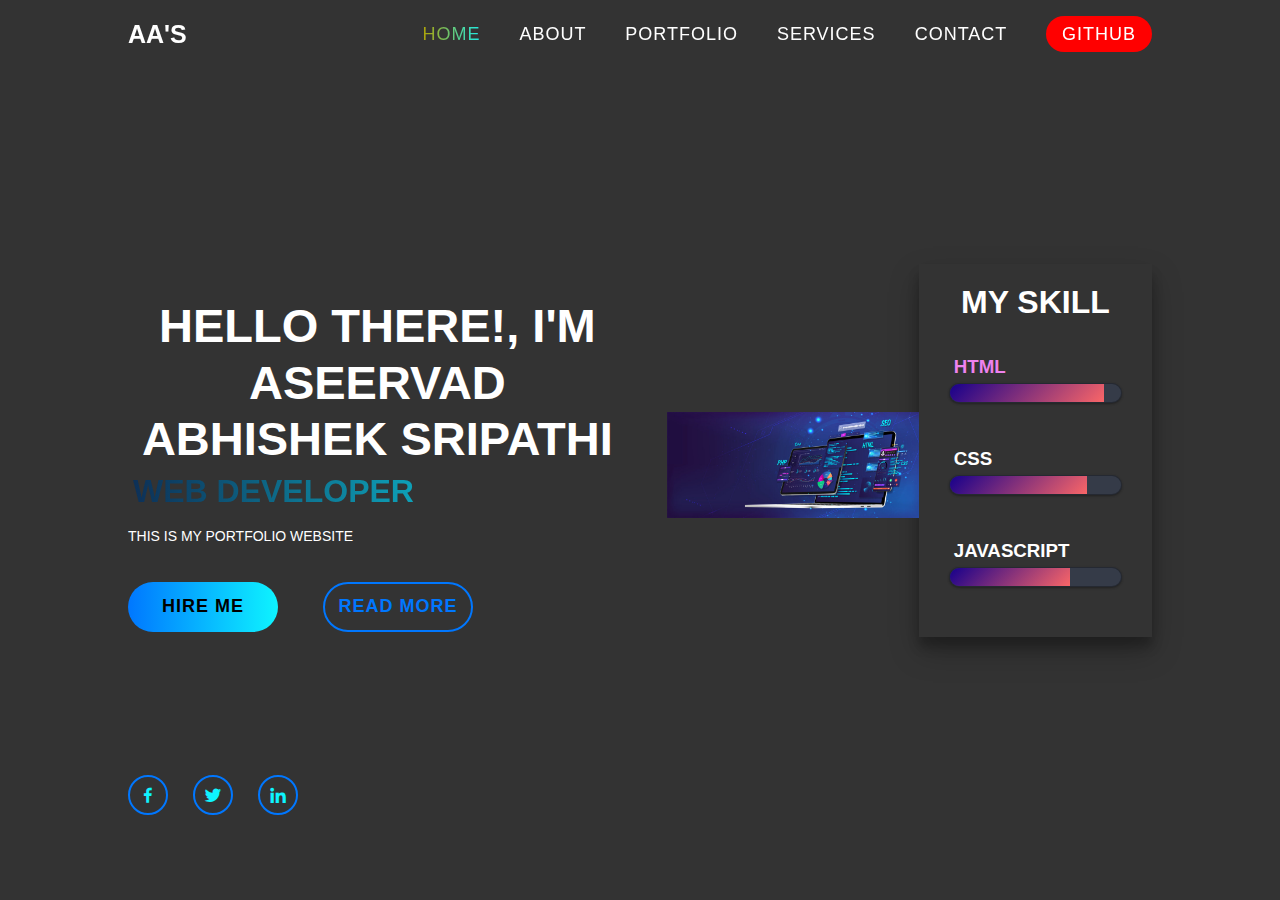
<file: Portfolio Website/index.html>
<!DOCTYPE html>
<html>

<head>
    <meta name="viewport" content="width=device-width, initial-scale=1.0">
    <title> Personal portfolio website using html and css </title>
    <link rel="stylesheet" href="style.css">
    <link href='https://unpkg.com/boxicons@2.1.4/css/boxicons.min.css' rel='stylesheet'>
</head>

<body>
    
    <div class="header">
        <a href="#" class="logo"> AA's </a>
        <nav class="navbar">
            <a href="#" class="active"> Home </a>
            <a href="#"> About </a>
            <a href="#"> Portfolio </a>
            <a href="#"> Services </a>
            <a href="#"> Contact </a>
            <a href="#" class="linkedin-btn"> Github </a>
        </nav>
    </div>
    
    <section class="hero">
        <div class="hero-content">
            <h1> Hello there!, I'm Aseervad Abhishek Sripathi</h1>
            <h3> Web Developer </h3>
            <p> This is my portfolio website </p>

            <div class="social">
                <a href="#"><i class='bx bxl-facebook'></i></a>
                <a href="#"><i class='bx bxl-twitter'></i></a>
                <a href="#"><i class='bx bxl-linkedin'></i></a>
            </div>
            
            <div class="btn">
                <a href="#"> Hire Me </a>
                <a href="#"> Read More </a>
            </div>
        </div>
        <div class="hero-right">
            <img src="hero-img.jpg" alt="" width="100%" height="90%">
        </div>
        <div class="hero-img"></div>
        <div class="skill">
            <h1> My Skill </h1>
            <li> <h3 style="color:violet"> html </h3>
                <span class="bar"><span class="html"></span></span>
            </li>
            <li> <h3 style="color:rgba(red, green, blue, alpha)"> css </h3>
                <span class="bar"><span class="css"></span></span>
            </li>
            <li> <h3 style="color:rgb(red, green, blue)"> javascript </h3>
                <span class="bar"><span class="javascript"></span></span>
            </li>
        </div>
    </section>
</body>
</html>
</file>
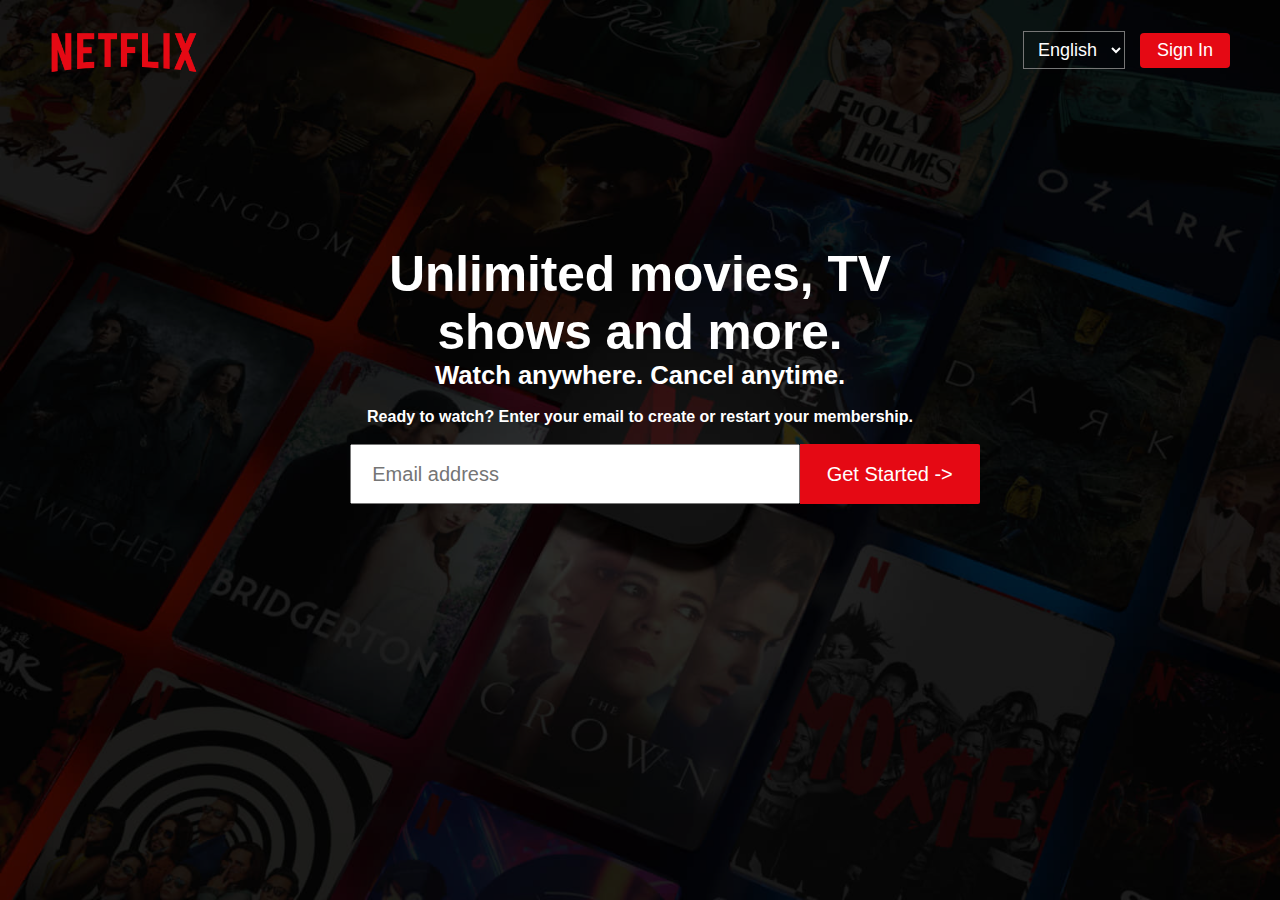
<file: Netflix Home Page/home.html>
<!DOCTYPE html>
<html>
<head>
    <link rel="stylesheet" href="home.css">
    <title> Netflix </title>
</head>
<body>
    <div class="container">
        <nav class="navbar">
            <div class="left">
                <img src="logo.png" alt="">
            </div>
            <div class="right">
                <select name="language" class="language">
                    <option value="English"> English </option>
                    <option value="Hindi"> Hindi </option>
                </select>
                <button> <a href="#"> Sign In </a> </button>
            </div>
        </nav>

        <div class="title">
            <div class="content">
                <h1> Unlimited movies, TV shows and more. </h1>
                <h2> Watch anywhere. Cancel anytime. </h2>
                <form action="#">
                    <h3> Ready to watch? Enter your email to create or restart your membership. </h3>
                    <div class="email">
                        <input type="email" name="email" placeholder="Email address">
                        <button> <a href="#"> Get Started -> </a> </button>
                    </div>
                </form>
            </div>
        </div>
    </div>
</body>
</html>
</file>
<file: Portfolio Website/style.css>
@import url('https://fonts.googleapis.com/css2?family=Poppins:wght@100;200;300;400;500;600;700;800&display=swap');

*{
    margin: 0;
    padding: 0;
    box-sizing: border-box;
    font-family: "Poppins", sans-serif;
}
body{
    background: #888;
    overflow: hidden;
}
.header{
    position: fixed;
    width: 100%;
    top: 0;
    left: 0;
    padding: 20px 10%;
    background: transparent;
    display: flex;
    justify-content: space-between;
    align-items: center;
    z-index: 1000;
}
.logo{
    font-size: 25px;
    color: #fff;
    text-decoration: none;
    font-weight: 600;
}
.navbar a{
    font-size: 18px;
    color: #fff;
    text-decoration: none;
    font-weight: 500;
    margin-left: 33px;
    letter-spacing: 1px;
    transition: .3s;
}
.linkedin-btn{
    background: red;
    padding: 8px 16px 8px 16px;
    border-radius: 35px;
    transition: .3s ease-in-out;
}
.navbar .linkedin-btn:hover{
    background: white;
    -webkit-text-fill-color:black;
}
.navbar a:hover,
.navbar a.active{
    background: -webkit-linear-gradient(0, rgb(174, 163, 7) 0%, #0ef4ff 100%);
    -webkit-background-clip: text;
    -webkit-text-fill-color: transparent;
}
.hero-content{
    max-width: 560px;
    color: white;
    margin-right: 40px;
    margin-top: -20px;
}
.hero{
    height: 100vh;
    display: flex;
    align-items: center;
    padding: 0 10%;
}
.hero-content h1{
    font-size: 47px;
    font-weight: 700;
    line-height: 1.2;
    
}
.hero-content h3{
    font-size: 32px;
    font-weight: 700;
    background: -webkit-linear-gradient(0, rgb(13, 48, 87) 0%, #0ef4ff 100%);
    -webkit-background-clip: text;
    -webkit-text-fill-color: transparent;
}
.hero-content p{
    font-size: 14px;
    line-height: 22px;
    margin: 15px 0 35px;
    text-align: left;
    font-weight: 300;
}
/* button styling start */
.btn{
    position: absolute;
    display: flex;
    justify-content: space-between;
    width: 345px;
    height: 50px;
}
.btn a{
    position: relative;
    display: inline-flex;
    justify-content: center;
    align-items: center;
    width: 150px;
    height: 100%;
    background: -webkit-linear-gradient(0, rgba(0, 119, 255) 0%, #0ef4ff 100%);
    color: #000;
    border-radius: 30px;
    font-size: 18px;
    text-decoration: none;
    font-weight: 600;
    letter-spacing: 1px;
    z-index: 1;
    overflow: hidden;
}
.btn a:hover{
    color: rgba(0, 119, 255);
    border: 2px solid rgba(0, 119, 255);
}
.btn a:nth-child(2){
    background: transparent;
    color: rgba(0, 119, 255);
    border: 2px solid rgba(0, 119, 255);
    border-radius: 30px;
}
.btn a:nth-child(2):hover{
    -webkit-text-fill-color:#000;
}
.btn a:nth-child(2)::before{
    background: -webkit-linear-gradient(0, rgba(0, 119, 255) 0%, #0ef4ff 100%);
}
.btn a::before{
    content: '';
    position: absolute;
    top: 0;
    left: 0;
    width: 100%;
    height: 0;
    background: #000;
    border-radius: 8px;
    z-index: -1;
    transition: .5s;
}
.btn a:hover::before{
    height: 100%;
}
.social{
    display: flex;
    justify-content: space-between;
    position: absolute;
    bottom: 85px;
    width: 170px;
    background: transparent;
}
.social a{
    position: relative;
    display: inline-flex;
    justify-content: center;
    align-items: center;
    width: 40px;
    height: 40px;
    background: transparent;
    border: 2px solid rgba(0, 119, 255);
    border-radius: 50%;
    font-size: 20px;
    color: #0ef4ff;
    text-decoration: none;
    z-index: 1;
    overflow: hidden;
}
.social a:hover{
    color: #000;
}
.social a::before{
    content: "";
    position: absolute;
    top: 0;
    left: 0;
    width: 100%;
    height: 0;
    background: -webkit-linear-gradient(0, rgba(0, 119, 255) 0%, #0ef4ff 100%);
    z-index: -1;
    transition: .5s;
}
.social a:hover::before{
    height: 100%;
}
.hero-right{
    position: relative;
    width: 600px;
}
.hero-right img{
    position: relative;
    top: 15px;
    display: flex;
    justify-content: center;
    align-items: left;
}
.hero-img{
    position: absolute;
    top: 0;
    right: 240px;
    width: 100%;
    height: 70%;
    background: none;
    transition: 0;
}

*{
    font-family: 'Gill Sans', sans-serif;
    list-style: none;
    padding: 0;
    margin: 0;
}
body{
    background: #333;
    text-transform: uppercase;
}
h1{
    text-align: center;
}
h3{
    margin: 5px;
}
.skill{
    width: 500px;
    margin: 60px auto;
    color: #fff;
    padding: 20px;
    box-shadow: 0 14px 28px rgba(0, 0, 0, 0.25), 0 10px 10px rgba(0, 0, 0, 0.22);
}
.skill li{
    margin: 20px 0;
    padding: 10px;
}
.bar{
    background: #353b48;
    display: block;
    height: 20px;
    border: 1px solid rgba(0, 0, 0, 0.3);
    border-radius: 10px;
    overflow: hidden;
    box-shadow: 0 1px 3px rgba(0,0,0,0.12), 0 1px 2px rgba(0,0,0,0.24);
    transition: all 0.3s cubic-bezier(.25,.8,.25,1);
}
.bar:hover{
    box-shadow: 0 14px 28px rgba(0,0,0,0.25), 0 10px 10px rgba(0,0,0,0.22);
}
.bar span{
    height: 20px;
    float: left;
    background: linear-gradient(135deg, rgba(23, 0 , 140, 1)0%, rgba(252, 103, 103, 1)100%);
}
.html{
    width: 90%;
    animation: html 3s;
}
.css{
    width: 80%;
    animation: css 3s;
}
.javascript{
    width: 70%;
    animation: javascript 3s;
}
@keyframes html{
    0%{
        width: 0%;
    }
    100%{
        width: 90%;
    }
}
@keyframes css{
    0%{
        width: 0%;
    }
    100%{
        width: 80%;
    }
}
@keyframes javascript{
    0%{
        width: 0%;
    }
    100%{
        width: 70%;
    }
}
</file>
<file: Netflix Home Page/home.css>
*{
    padding: 0;
    margin: 0;
    box-sizing: border-box;
}
body{
    width: 100%;
    height: 100%;
    color: white;
    background: black;
    font-family: 'Helvetica Neue',Helvetica,Arial,sans-serif;
}
.container::before{
    content: "";
    background: url(bg.jpg) no-repeat center center/cover;
    position: absolute;
    height: 100%;
    width: 100%;
    opacity: 0.3;
    z-index: -1;
}
.container .navbar{
    height: 100px;
    display: flex;
}
.container .navbar .left{
    height: 100%;
    display: flex;
    float: left;
}
.container .navbar .left img{
    height: 100px;
    position: absolute;
    left: 35px;
}
.container .navbar .right{
    display: flex;
    height: 100px;
    float: right;
    position: absolute;
    right: 50px;
}
.container .navbar .right .language{
    margin: auto;
    align-items: center;
    justify-content: center;
    font-size: 18px;
    padding: 7px 10px;
    color: white;
    background: none;
    cursor: pointer;
    margin-right: 15px;
}
.container .navbar .right .language option{
    background-color: grey;
}
.container .navbar .right button{
    margin: auto;
    align-items: center;
    justify-content: center;
    font-size: 18px;
    font-weight: 400;
    padding: 7px 17px;
    background: #e50914;
    cursor: pointer;
    outline: none;
    border-radius: 4px;
    border: none;
}
.container .navbar .right button a{
    text-decoration: none;
    color: white;
}
.container .title{
    padding: 70px 45px;
}
.container .title .content{
    width: 950px;
    margin: auto;
    padding: 75px 0;
    text-align: center;
}
.container .title .content h1{
    width: 650px;
    margin: auto;
    font-size: 3.1rem;
    text-align: center;
}
.container .title .content h2{
    width: 650px;
    margin: auto;
    font-size: 1.6rem;
    text-align: center;
}
.container .title .content form h3{
    font-size: 1rem;
    margin: 18px 0;
    text-align: center;
}
.container .title .content form .email{
    width: 1000px;
    margin: auto;
}
.container .title .content form .email input{
    height: 60px;
    width: 450px;
    margin: auto;
    padding: 20px;
    font-size: 20px;
    outline: none;
}
.container .title .content form .email button{
    margin: auto;
    height: 60px;
    width: 180px;
    align-items: center;
    justify-content: center;
    font-size: 20px;
    padding: 7px 17px;
    background: #e50914;
    cursor: pointer;
    outline: none;
    border-top-right-radius: 2px;
    border-bottom-right-radius: 2px;
    border: none;
    margin-left: -5px;
}
.container .title .content form .email button:hover{
    background-color: #f40612;
}
.container .title .content form .email button a{
    text-decoration: none;
    color: white;
}
</file>
